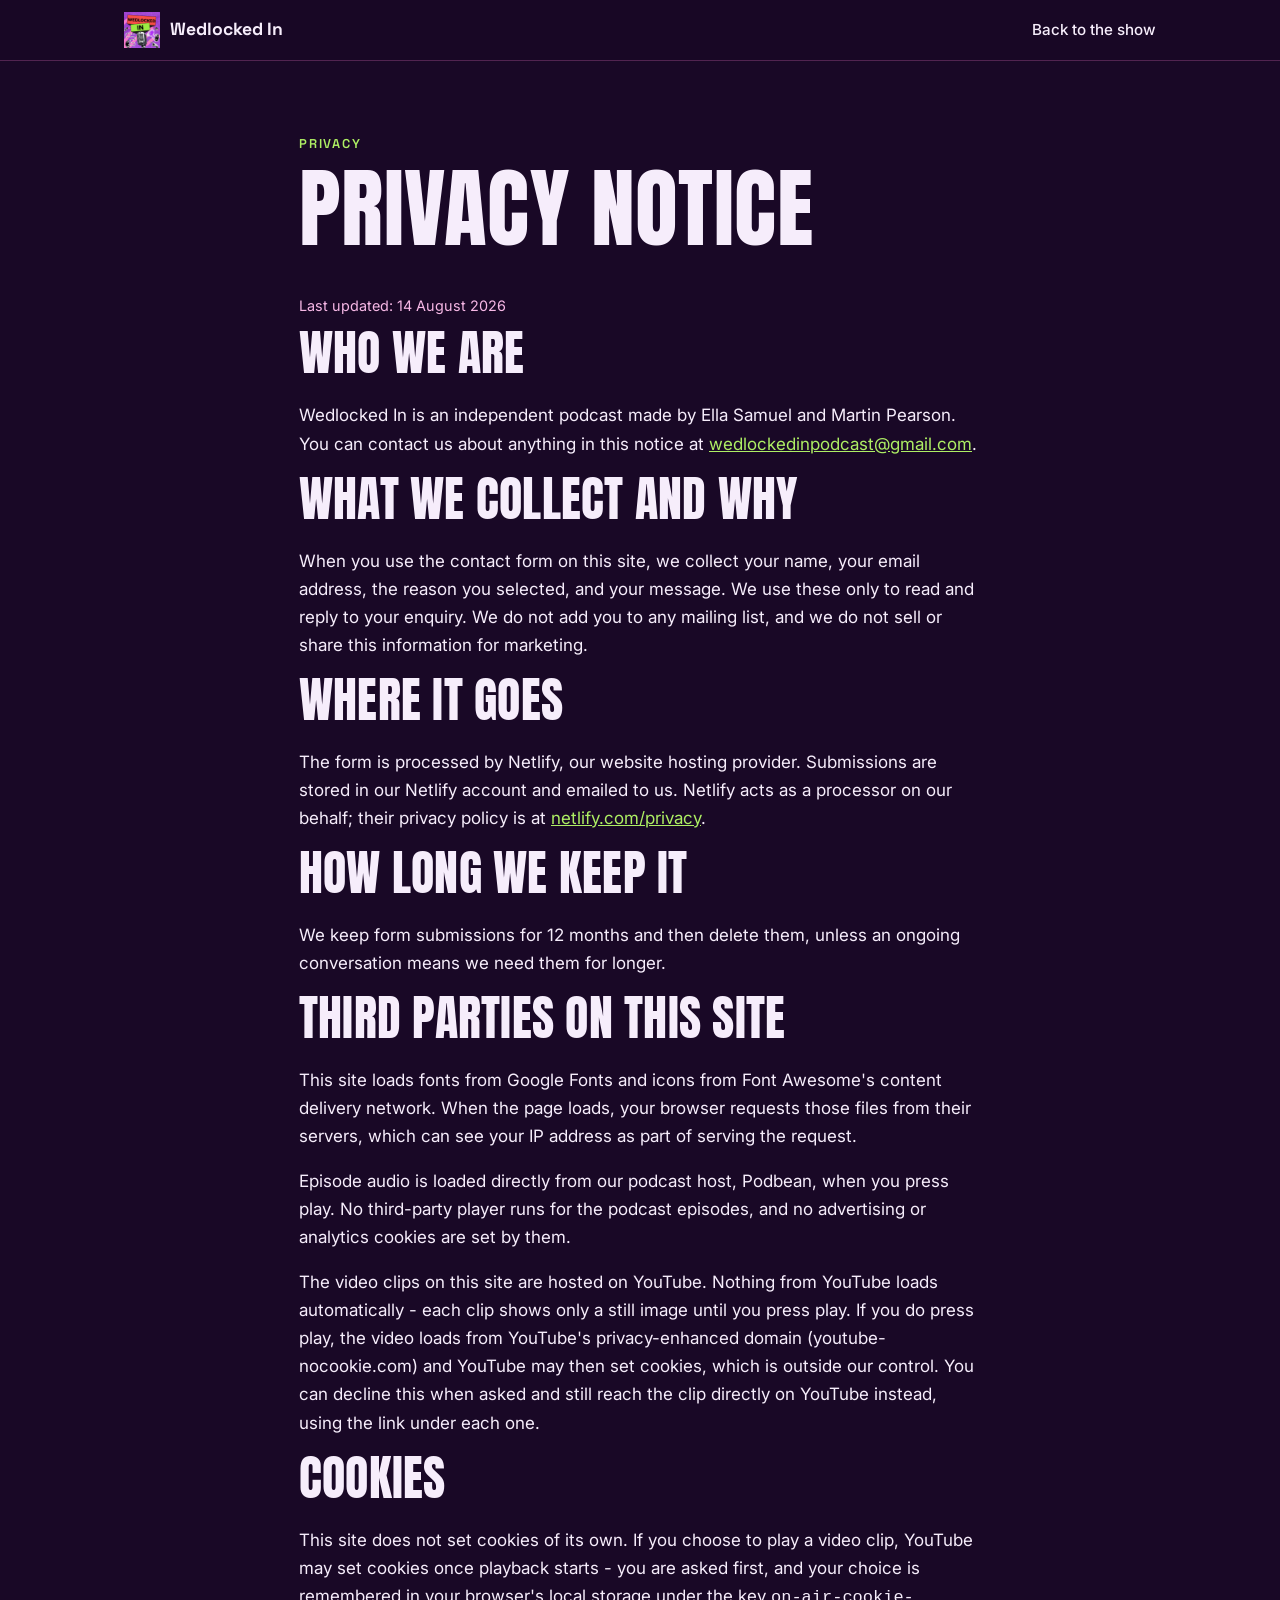
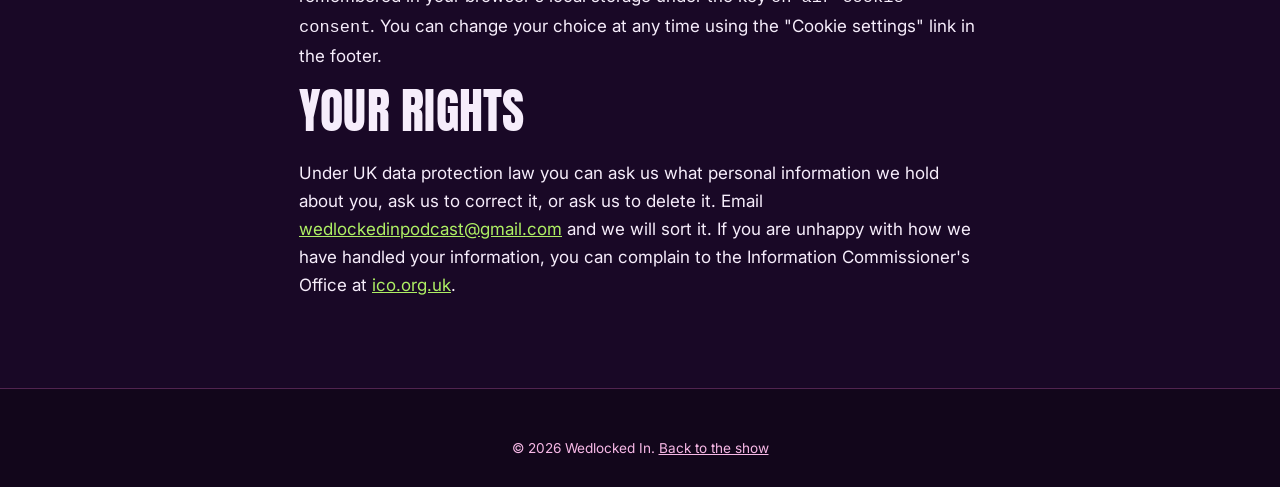
<file: privacy.html>
<!DOCTYPE html>
<html lang="en-GB">
<head>
  <meta charset="UTF-8">
  <meta name="viewport" content="width=device-width, initial-scale=1.0">
  <title>Privacy notice - Wedlocked In</title>
  <meta name="description" content="How Wedlocked In handles personal information submitted through this website.">
  <meta name="robots" content="noindex">

  <link rel="icon" type="image/png" href="images/mark.png">
  <link rel="stylesheet" href="https://cdnjs.cloudflare.com/ajax/libs/font-awesome/6.5.2/css/all.min.css">
  <!-- Same fonts link as index.html and 404.html - change all three together -->
  <link rel="preconnect" href="https://fonts.googleapis.com">
  <link rel="preconnect" href="https://fonts.gstatic.com" crossorigin>
  <link href="https://fonts.googleapis.com/css2?family=Anton&family=Inter:wght@400;500;600&family=Space+Grotesk:wght@500;600;700&display=swap" rel="stylesheet">
  <link rel="stylesheet" href="css/styles.css">
</head>
<body>

  <a class="skip-link" href="#main">Skip to content</a>

  <header class="site-header">
    <div class="header-inner">
      <a class="brand" href="index.html">
        <img src="images/mark.png" alt="" class="brand-logo">
        <span class="brand-name">Wedlocked In</span>
      </a>
      <nav class="site-nav" aria-label="Main navigation">
        <a href="index.html">Back to the show</a>
      </nav>
    </div>
  </header>

  <main id="main">
    <section class="section">
      <div class="section-inner about-grid-textonly">
        <p class="eyebrow">Privacy</p>
        <h1>Privacy notice</h1>
        <!-- Set this to the date the site actually goes live -->
        <p class="player-meta">Last updated: 14 August 2026</p>

        <h2>Who we are</h2>
        <p>Wedlocked In is an independent podcast made by Ella Samuel and Martin Pearson. You can contact us about anything in this notice at <a href="mailto:wedlockedinpodcast@gmail.com">wedlockedinpodcast@gmail.com</a>.</p>

        <h2>What we collect and why</h2>
        <p>When you use the contact form on this site, we collect your name, your email address, the reason you selected, and your message. We use these only to read and reply to your enquiry. We do not add you to any mailing list, and we do not sell or share this information for marketing.</p>

        <h2>Where it goes</h2>
        <p>The form is processed by Netlify, our website hosting provider. Submissions are stored in our Netlify account and emailed to us. Netlify acts as a processor on our behalf; their privacy policy is at <a href="https://www.netlify.com/privacy/" rel="noopener">netlify.com/privacy</a>.</p>

        <h2>How long we keep it</h2>
        <p>We keep form submissions for 12 months and then delete them, unless an ongoing conversation means we need them for longer.</p>

        <h2>Third parties on this site</h2>
        <p>This site loads fonts from Google Fonts and icons from Font Awesome's content delivery network. When the page loads, your browser requests those files from their servers, which can see your IP address as part of serving the request.</p>
        <p>Episode audio is loaded directly from our podcast host, Podbean, when you press play. No third-party player runs for the podcast episodes, and no advertising or analytics cookies are set by them.</p>
        <p>The video clips on this site are hosted on YouTube. Nothing from YouTube loads automatically - each clip shows only a still image until you press play. If you do press play, the video loads from YouTube's privacy-enhanced domain (youtube-nocookie.com) and YouTube may then set cookies, which is outside our control. You can decline this when asked and still reach the clip directly on YouTube instead, using the link under each one.</p>

        <h2>Cookies</h2>
        <p>This site does not set cookies of its own. If you choose to play a video clip, YouTube may set cookies once playback starts - you are asked first, and your choice is remembered in your browser's local storage under the key <code>on-air-cookie-consent</code>. You can change your choice at any time using the "Cookie settings" link in the footer.</p>

        <h2>Your rights</h2>
        <p>Under UK data protection law you can ask us what personal information we hold about you, ask us to correct it, or ask us to delete it. Email <a href="mailto:wedlockedinpodcast@gmail.com">wedlockedinpodcast@gmail.com</a> and we will sort it. If you are unhappy with how we have handled your information, you can complain to the Information Commissioner's Office at <a href="https://ico.org.uk" rel="noopener">ico.org.uk</a>.</p>
      </div>
    </section>
  </main>

  <footer class="site-footer">
    <div class="footer-inner">
      <p class="footer-copy">&copy; <span id="footer-year">2026</span> Wedlocked In. <a href="index.html">Back to the show</a></p>
    </div>
  </footer>

  <script src="js/script.js"></script>
</body>
</html>
</file>
<file: css/styles.css>
/* ==========================================================================
   WEDLOCKED IN - built from the "On Air" podcast starter kit
   ==========================================================================

   HOW THIS FILE WORKS
   1. CLIENT TOKENS below are the ONLY place hex colours appear. Change
      those values and the whole site re-skins itself - including the
      soundbars, platform buttons and the cover-art glow.
   2. Everything else is DERIVED from the tokens using color-mix(), which
      blends two colours by percentage - like mixing paint.

   COLOURS: sampled directly out of the cover artwork, so the site and the
   artwork are literally the same palette rather than an approximation.
   Lime is the accent because black-on-lime is the highest-contrast pairing
   in the artwork - the coral is used sparingly as a second accent so the
   page has the artwork's energy without two colours fighting for the CTAs.
   ========================================================================== */

/* ===================== CLIENT TOKENS - EDIT THESE ====================== */
:root {
  --color-primary: #291141;    /* raised surfaces: cards, the player, header fill */
  --color-secondary: #F878CD;  /* the artwork's pink - muted text base, quiet borders */
  --color-accent: #9CEB42;     /* the artwork's lime - buttons, links, soundbars */
  --color-accent-alt: #F74E47; /* the artwork's coral - second accent, used sparingly */
  --color-bg: #190826;         /* deep aubergine, pulled from the artwork's purple */
  --color-text: #F6EDFB;       /* off-white with a violet cast */
  --color-on-accent: #12061C;  /* text ON accent buttons. Black-on-lime is about 13:1,
                                  comfortably AAA - if the accent ever changes to
                                  something darker, this must go light instead */

  --font-display: 'Anton', sans-serif;          /* condensed poster face - echoes the cover type */
  --font-heading: 'Space Grotesk', sans-serif;  /* labels, buttons, episode titles */
  --font-body: 'Inter', sans-serif;             /* clean and readable at small sizes */
}

/* ===================== DERIVED VALUES - LEAVE ALONE ====================
   Every colour below is mixed from the tokens. #fff and #000 appear only
   as mixing endpoints (lightening / darkening), never as used colours. */
:root {
  --surface: var(--color-primary);
  --surface-raised: color-mix(in srgb, var(--color-primary) 88%, #fff);
  --border-subtle: color-mix(in srgb, var(--color-secondary) 25%, var(--color-bg));
  --border-strong: color-mix(in srgb, var(--color-secondary) 45%, var(--color-bg));
  --text-muted: color-mix(in srgb, var(--color-text) 55%, var(--color-secondary));
  --accent-hover: color-mix(in srgb, var(--color-accent) 82%, #fff);
  --accent-tint: color-mix(in srgb, var(--color-accent) 14%, var(--color-bg));
  --accent-glow: color-mix(in srgb, var(--color-accent) 45%, transparent);
  --footer-bg: color-mix(in srgb, var(--color-bg) 70%, #000);
  --header-frost: color-mix(in srgb, var(--color-bg) 78%, transparent);
  --player-bg: color-mix(in srgb, var(--color-primary) 92%, var(--color-accent));
  --soundbar-color: color-mix(in srgb, var(--color-accent) 55%, var(--color-bg));
  --shadow-soft: 0 8px 30px color-mix(in srgb, #000 45%, transparent);
  --focus-ring: 2px solid var(--accent-hover);
  --accent-alt-soft: color-mix(in srgb, var(--color-accent-alt) 85%, #fff);
  --soundbar-alt: color-mix(in srgb, var(--color-accent-alt) 60%, var(--color-bg));
}

/* ===================== RESET + BASE ===================== */
*,
*::before,
*::after { box-sizing: border-box; }

body {
  margin: 0;
  background: var(--color-bg);
  color: var(--color-text);
  font-family: var(--font-body);
  font-size: 1.0625rem;
  line-height: 1.65;
  -webkit-font-smoothing: antialiased;
}

html { scroll-behavior: smooth; }

img { max-width: 100%; height: auto; display: block; }

h1, h2, h3 {
  line-height: 1.15;
  margin: 0 0 0.5em;
}

/* h1 and h2 use the condensed poster face and are set in caps, echoing the
   chunky blocked lettering on the cover art. h3 stays in Space Grotesk -
   Anton at episode-title size would be hard to read at a glance. */
h1, h2 {
  font-family: var(--font-display);
  font-weight: 400;
  text-transform: uppercase;
  letter-spacing: 0.005em;
}

h1 { font-size: clamp(3rem, 8vw, 5.5rem); line-height: 0.95; }
h2 { font-size: clamp(1.9rem, 4.5vw, 3rem); line-height: 1; }

h3 {
  font-family: var(--font-heading);
  font-size: 1.2rem;
  font-weight: 600;
  letter-spacing: -0.01em;
}

p { margin: 0 0 1em; }

a { color: var(--accent-hover); }
a:hover { color: var(--color-accent); }

/* Anchor jumps must clear the sticky header; bigger value on mobile where
   the stacked nav is taller (see the media query) */
section[id] { scroll-margin-top: 90px; }

/* ===================== ACCESSIBILITY BASICS ===================== */
.skip-link {
  position: absolute;
  left: -9999px;
  top: 0;
  background: var(--color-accent);
  color: var(--color-on-accent);
  padding: 0.6rem 1rem;
  border-radius: 0 0 8px 0;
  z-index: 200;
  font-weight: 600;
  text-decoration: none;
}

.skip-link:focus { left: 0; }

:focus-visible {
  outline: var(--focus-ring);
  outline-offset: 3px;
}

/* ===================== LAYOUT HELPERS ===================== */
.section { padding: 4.5rem 1.5rem; }

.section-inner,
.header-inner,
.hero-inner,
.footer-inner {
  max-width: 1080px;
  margin: 0 auto;
}

.eyebrow {
  font-family: var(--font-heading);
  text-transform: uppercase;
  letter-spacing: 0.14em;
  font-size: 0.8rem;
  font-weight: 600;
  color: var(--accent-hover);
  margin-bottom: 0.75rem;
}

/* ===================== BUTTONS ===================== */
.btn-primary {
  display: inline-flex;
  align-items: center;
  gap: 0.5rem;
  background: var(--color-accent);
  color: var(--color-on-accent);
  font-family: var(--font-heading);
  font-weight: 600;
  font-size: 1rem;
  padding: 0.75rem 1.5rem;
  border: none;
  border-radius: 999px;
  cursor: pointer;
  text-decoration: none;
  transition: background 0.2s ease, transform 0.15s ease;
}

.btn-primary:hover {
  background: var(--accent-hover);
  color: var(--color-on-accent);
  transform: translateY(-1px);
}

.btn-ghost {
  display: inline-flex;
  align-items: center;
  gap: 0.5rem;
  background: transparent;
  color: var(--color-text);
  font-family: var(--font-heading);
  font-weight: 600;
  font-size: 1rem;
  padding: 0.75rem 1.5rem;
  border: 1px solid var(--border-strong);
  border-radius: 999px;
  cursor: pointer;
  transition: border-color 0.2s ease;
}

.btn-ghost:hover { border-color: var(--color-accent); }

/* ===================== 1. STICKY HEADER ===================== */
.site-header {
  position: sticky;
  top: 0;
  z-index: 100;
  background: var(--header-frost);
  /* Frosted glass: the translucent background above + this blur of
     whatever scrolls behind it */
  -webkit-backdrop-filter: blur(12px);
  backdrop-filter: blur(12px);
  border-bottom: 1px solid var(--border-subtle);
}

.header-inner {
  display: flex;
  align-items: center;
  justify-content: space-between;
  gap: 1rem;
  padding: 0.75rem 1.5rem;
  flex-wrap: wrap;
}

.brand {
  display: flex;
  align-items: center;
  gap: 0.6rem;
  text-decoration: none;
  color: var(--color-text);
}

.brand-logo { width: 36px; height: 36px; }

.brand-name {
  font-family: var(--font-heading);
  font-weight: 700;
  font-size: 1.1rem;
}

.site-nav {
  display: flex;
  gap: 1.25rem;
  flex-wrap: wrap;
}

.site-nav a {
  color: var(--color-text);
  text-decoration: none;
  font-size: 0.95rem;
  font-weight: 500;
}

.site-nav a:hover { color: var(--accent-hover); }

.social-row {
  display: flex;
  gap: 0.5rem;
}

.social-btn {
  display: inline-flex;
  align-items: center;
  justify-content: center;
  width: 38px;
  height: 38px;
  border-radius: 50%;
  background: var(--accent-tint);
  color: var(--color-text);
  border: 1px solid var(--border-subtle);
  text-decoration: none;
  transition: background 0.2s ease, color 0.2s ease;
}

.social-btn:hover {
  background: var(--color-accent);
  color: var(--color-on-accent);
}

/* ===================== 2. HERO ===================== */
.hero { padding: 4rem 1.5rem 4.5rem; }

.hero-inner {
  display: grid;
  grid-template-columns: minmax(260px, 420px) 1fr;
  gap: 3rem;
  align-items: center;
}

.hero-art img {
  border-radius: 16px;
  /* The glow: a soft accent-coloured shadow that makes the art float */
  box-shadow: 0 12px 60px var(--accent-glow), var(--shadow-soft);
}

.hero-pitch {
  font-size: 1.25rem;
  color: var(--text-muted);
  max-width: 34ch;
}

.trust-strip {
  font-size: 0.9rem;
  color: var(--text-muted);
  font-family: var(--font-heading);
  letter-spacing: 0.02em;
  margin: 1.25rem 0 1.75rem;
}

.trust-strip span { white-space: nowrap; }

/* The listen-on row - flex-wrap means it never needs a media query */
.listen-on-row {
  display: flex;
  flex-wrap: wrap;
  gap: 0.6rem;
}

.platform-btn {
  display: inline-flex;
  align-items: center;
  gap: 0.5rem;
  background: var(--surface-raised);
  color: var(--color-text);
  border: 1px solid var(--border-strong);
  border-radius: 999px;
  padding: 0.55rem 1.1rem;
  font-family: var(--font-heading);
  font-weight: 600;
  font-size: 0.9rem;
  text-decoration: none;
  transition: border-color 0.2s ease, background 0.2s ease;
}

.platform-btn:hover {
  border-color: var(--color-accent);
  background: var(--accent-tint);
  color: var(--color-text);
}

.platform-btn i { color: var(--accent-hover); }

/* Staggered rise-in for the hero, only when motion is welcome */
@media (prefers-reduced-motion: no-preference) {
  .hero .reveal {
    opacity: 0;
    transform: translateY(14px);
    animation: hero-rise 0.6s ease forwards;
  }
  .hero-copy .reveal:nth-child(1) { animation-delay: 0.05s; }
  .hero-copy .reveal:nth-child(2) { animation-delay: 0.12s; }
  .hero-copy .reveal:nth-child(3) { animation-delay: 0.2s; }
  .hero-copy .reveal:nth-child(4) { animation-delay: 0.28s; }
  .hero-copy .reveal:nth-child(5) { animation-delay: 0.36s; }
  @keyframes hero-rise {
    to { opacity: 1; transform: none; }
  }
}

/* ===================== SOUNDBAR MOTIF =====================
   This kit's section divider: a row of thin vertical bars echoing an
   audio waveform. Pure CSS - the spans get their heights below. The
   gentle pulse animation only runs when the visitor is happy with
   motion. Used between sections and nowhere louder. */
.soundbar {
  display: flex;
  justify-content: center;
  align-items: center;
  gap: 6px;
  height: 56px;
}

.soundbar span {
  width: 4px;
  border-radius: 2px;
  background: var(--soundbar-color);
}

/* Every third bar picks up the coral instead of the lime - the artwork's
   two brights, used as punctuation rather than wallpaper */
.soundbar span:nth-child(3n) { background: var(--soundbar-alt); }

/* Varying heights - a fixed pattern so it looks like a waveform,
   not a random mess */
.soundbar span:nth-child(1)  { height: 10px; }
.soundbar span:nth-child(2)  { height: 18px; }
.soundbar span:nth-child(3)  { height: 26px; }
.soundbar span:nth-child(4)  { height: 14px; }
.soundbar span:nth-child(5)  { height: 32px; }
.soundbar span:nth-child(6)  { height: 20px; }
.soundbar span:nth-child(7)  { height: 36px; }
.soundbar span:nth-child(8)  { height: 22px; }
.soundbar span:nth-child(9)  { height: 30px; }
.soundbar span:nth-child(10) { height: 12px; }
.soundbar span:nth-child(11) { height: 24px; }
.soundbar span:nth-child(12) { height: 16px; }
.soundbar span:nth-child(13) { height: 28px; }
.soundbar span:nth-child(14) { height: 10px; }

@media (prefers-reduced-motion: no-preference) {
  .soundbar span {
    animation: soundbar-pulse 2.6s ease-in-out infinite alternate;
  }
  .soundbar span:nth-child(odd)  { animation-delay: 0.4s; }
  .soundbar span:nth-child(3n)   { animation-delay: 0.9s; }
  @keyframes soundbar-pulse {
    to { transform: scaleY(1.5); }
  }
}

/* ===================== 3. LATEST EPISODE / PLAYER ===================== */
.listen-section { padding-top: 3.5rem; }

.player-card {
  background: var(--player-bg);
  border: 1px solid var(--border-strong);
  border-radius: 16px;
  padding: 2rem;
  box-shadow: var(--shadow-soft);
}

.player-epnum {
  font-family: var(--font-heading);
  font-weight: 700;
  color: var(--accent-alt-soft);
  margin-bottom: 0.25rem;
  font-size: 0.9rem;
  text-transform: uppercase;
  letter-spacing: 0.1em;
}

.player-title { margin-bottom: 0.25rem; }

.player-meta {
  color: var(--text-muted);
  font-size: 0.9rem;
  margin-bottom: 0.75rem;
}

.player-desc { color: var(--text-muted); }

/* The native audio element: the browser's own controls are deliberately
   kept - they give keyboard and screen-reader support for free, which a
   custom-built player would break. The wrapper card is what we style. */
audio {
  width: 100%;
  margin-top: 0.5rem;
}

.player-alt {
  margin: 1.25rem 0 0;
  font-size: 0.95rem;
  color: var(--text-muted);
}

/* Consent-gated embed container (only used in embed mode) */
.embed-container { margin-top: 0.5rem; }

.embed-placeholder {
  border: 2px dashed var(--border-strong);
  border-radius: 12px;
  padding: 1.5rem;
  text-align: center;
  color: var(--text-muted);
}

.embed-container iframe {
  width: 100%;
  border: none;
  border-radius: 12px;
  min-height: 152px;
}

/* ===================== 4. EPISODE LIST ===================== */
.episode-list {
  list-style: none;
  margin: 2rem 0 0;
  padding: 0;
  display: flex;
  flex-direction: column;
  gap: 1rem;
}

/* flex-wrap means rows collapse gracefully on narrow screens without
   needing the media query - the pattern to copy for any future row */
.episode-row {
  display: flex;
  flex-wrap: wrap;
  gap: 1.25rem;
  background: var(--surface);
  border: 1px solid var(--border-subtle);
  border-radius: 14px;
  padding: 1.25rem;
  transition: border-color 0.2s ease;
}

.episode-row:hover { border-color: var(--border-strong); }

.episode-thumb {
  width: 96px;
  height: 96px;
  aspect-ratio: 1 / 1;
  object-fit: cover;
  border-radius: 10px;
  flex-shrink: 0;
}

.episode-body {
  flex: 1;
  min-width: 240px;
}

.episode-body h3 { margin-bottom: 0.2rem; }

.episode-meta {
  color: var(--text-muted);
  font-size: 0.85rem;
  margin-bottom: 0.4rem;
}

.episode-desc {
  color: var(--text-muted);
  font-size: 0.95rem;
  margin-bottom: 0.75rem;
}

.episode-links {
  display: flex;
  flex-wrap: wrap;
  gap: 0.75rem;
  align-items: center;
}

.episode-listen {
  display: inline-flex;
  align-items: center;
  gap: 0.4rem;
  background: var(--accent-tint);
  color: var(--accent-hover);
  border: 1px solid var(--border-strong);
  border-radius: 999px;
  padding: 0.4rem 1rem;
  font-family: var(--font-heading);
  font-weight: 600;
  font-size: 0.85rem;
  cursor: pointer;
  transition: background 0.2s ease, color 0.2s ease;
}

.episode-listen:hover {
  background: var(--color-accent);
  color: var(--color-on-accent);
}

.episode-notes {
  font-size: 0.85rem;
  color: var(--text-muted);
}

.episode-notes:hover { color: var(--accent-hover); }

.full-archive {
  margin-top: 2rem;
  text-align: center;
  color: var(--text-muted);
}

/* ===================== 5. START HERE ===================== */
.start-here-section { padding-top: 3.5rem; }

/* auto-fit: cards fill the row and stack by themselves - no media
   query needed, and no mobile stacking bugs */
.start-grid {
  display: grid;
  grid-template-columns: repeat(auto-fit, minmax(260px, 1fr));
  gap: 1.25rem;
  margin-top: 2rem;
}

.start-card {
  background: var(--surface);
  border: 1px solid var(--border-subtle);
  border-radius: 14px;
  padding: 1.5rem;
  display: flex;
  flex-direction: column;
}

/* The Start Here labels get the coral and a solid block behind them,
   borrowing the banner treatment from the cover art */
.start-label {
  display: inline-block;
  align-self: flex-start;
  font-family: var(--font-heading);
  font-weight: 700;
  font-size: 0.75rem;
  text-transform: uppercase;
  letter-spacing: 0.1em;
  color: var(--color-on-accent);
  background: var(--accent-alt-soft);
  padding: 0.25rem 0.6rem;
  border-radius: 4px;
  margin-bottom: 1rem;
}

.start-card p { color: var(--text-muted); font-size: 0.95rem; }

.start-listen {
  margin-top: auto;
  font-family: var(--font-heading);
  font-weight: 600;
  font-size: 0.9rem;
  text-decoration: none;
}

/* ===================== 6. ABOUT BAND ===================== */
.about-band {
  background: var(--surface);
  border-top: 1px solid var(--border-subtle);
  border-bottom: 1px solid var(--border-subtle);
}

.about-grid {
  display: grid;
  grid-template-columns: 3fr 2fr;
  gap: 3rem;
  align-items: start;
}

/* min-width: 0 lets these grid children shrink below their content size,
   preventing long unbroken text (URLs, email addresses) blowing the layout */
.about-text,
.contact-form-col { min-width: 0; }

/* Used while there is no host photo - keeps the text from running to a
   silly line length in a full-width band */
.about-grid-textonly {
  grid-template-columns: 1fr;
  max-width: 62ch;
}

.about-photo img {
  border-radius: 14px;
  object-fit: cover;
  box-shadow: var(--shadow-soft);
}

.support-strip {
  margin-top: 3rem;
  display: flex;
  flex-wrap: wrap;
  align-items: center;
  gap: 1rem;
  border-top: 1px solid var(--border-subtle);
  padding-top: 2rem;
}

.support-label {
  font-family: var(--font-heading);
  font-weight: 600;
  margin: 0;
}

.support-links {
  display: flex;
  flex-wrap: wrap;
  gap: 0.6rem;
}

.support-btn {
  display: inline-flex;
  align-items: center;
  gap: 0.5rem;
  background: var(--surface-raised);
  color: var(--color-text);
  border: 1px solid var(--border-strong);
  border-radius: 999px;
  padding: 0.5rem 1.1rem;
  font-family: var(--font-heading);
  font-weight: 600;
  font-size: 0.9rem;
  text-decoration: none;
  transition: border-color 0.2s ease, background 0.2s ease;
}

.support-btn:hover {
  border-color: var(--color-accent);
  background: var(--accent-tint);
}

.support-btn i { color: var(--accent-hover); }

/* ===================== 7. REVIEWS ===================== */
.review-grid {
  display: grid;
  grid-template-columns: repeat(auto-fit, minmax(260px, 1fr));
  gap: 1.25rem;
  margin-top: 2rem;
}

.review-card {
  background: var(--surface);
  border: 1px solid var(--border-subtle);
  border-radius: 14px;
  padding: 1.5rem;
}

.review-stars {
  color: var(--color-accent);
  margin-bottom: 0.75rem;
  letter-spacing: 0.15em;
}

.review-quote {
  font-style: italic;
  color: var(--color-text);
}

.review-source {
  color: var(--text-muted);
  font-size: 0.85rem;
  margin: 0;
}

/* ===================== 8. CONTACT ===================== */
.contact-band {
  background: var(--surface);
  border-top: 1px solid var(--border-subtle);
}

.contact-grid {
  display: grid;
  grid-template-columns: 3fr 2fr;
  gap: 3rem;
  align-items: start;
}

.form-field { margin-bottom: 1.1rem; }

.form-field label {
  display: block;
  font-family: var(--font-heading);
  font-weight: 600;
  font-size: 0.9rem;
  margin-bottom: 0.35rem;
}

.form-field input,
.form-field select,
.form-field textarea {
  width: 100%;
  background: var(--color-bg);
  color: var(--color-text);
  border: 1px solid var(--border-strong);
  border-radius: 10px;
  padding: 0.7rem 0.9rem;
  font-family: var(--font-body);
  font-size: 1rem;
}

.form-field input:focus-visible,
.form-field select:focus-visible,
.form-field textarea:focus-visible {
  outline: var(--focus-ring);
  outline-offset: 1px;
  border-color: var(--color-accent);
}

.form-field textarea { resize: vertical; }

/* Honeypot: parked off-screen, not display:none - some bots skip
   hidden fields */
.hp-field {
  position: absolute;
  left: -9999px;
}

#form-status {
  margin-top: 1rem;
  font-weight: 600;
  min-height: 1.5em;
}

#form-status.form-success { color: var(--accent-hover); }
#form-status.form-error { color: color-mix(in srgb, var(--color-text) 70%, var(--color-accent)); }

.contact-details-col h3 { margin-bottom: 1rem; }

.contact-email-link {
  font-family: var(--font-heading);
  font-weight: 600;
  text-decoration: none;
}

.contact-details-col .social-row { margin: 1.25rem 0; }

.media-kit-line,
.newsletter-line { font-size: 0.95rem; }

/* ===================== 9. FOOTER ===================== */
.site-footer {
  background: var(--footer-bg);
  border-top: 1px solid var(--border-subtle);
  padding: 3rem 1.5rem 2rem;
  text-align: center;
}

.footer-brand {
  font-family: var(--font-heading);
  font-weight: 700;
  font-size: 1.25rem;
  margin-bottom: 1.5rem;
}

.footer-inner .listen-on-row { justify-content: center; margin-bottom: 1.5rem; }

.listen-on-compact .platform-btn {
  padding: 0.4rem 0.9rem;
  font-size: 0.8rem;
}

.footer-inner .social-row { justify-content: center; margin-bottom: 1.5rem; }

.footer-legal {
  color: var(--text-muted);
  font-size: 0.85rem;
}

.footer-copy {
  color: var(--text-muted);
  font-size: 0.85rem;
  margin: 0;
}

.footer-copy a { color: var(--text-muted); }
.footer-copy a:hover { color: var(--accent-hover); }

/* ===================== 10. MOBILE LISTEN BAR =====================
   Hidden on desktop; shown inside the mobile media query below. */
.mobile-listen-bar { display: none; }

/* ===================== CLIPS ===================== */
.clip-grid {
  display: grid;
  /* Same auto-fit pattern as start-grid and review-grid - cards fill the
     row and wrap themselves, no mobile-stacking media query needed */
  grid-template-columns: repeat(auto-fit, minmax(220px, 1fr));
  gap: 1.25rem;
  margin-top: 2rem;
}

.clip-card {
  background: var(--surface);
  border: 1px solid var(--border-subtle);
  border-radius: 14px;
  overflow: hidden;
  display: flex;
  flex-direction: column;
}

/* 9:16 keeps the box the right shape for a Short before anything has
   loaded, so the page never jumps once a thumbnail image arrives */
.clip-video-wrap {
  position: relative;
  aspect-ratio: 9 / 16;
  background: #000;
}

.clip-video-wrap iframe {
  position: absolute;
  inset: 0;
  width: 100%;
  height: 100%;
  border: 0;
}

.clip-facade {
  position: absolute;
  inset: 0;
  width: 100%;
  height: 100%;
  padding: 0;
  margin: 0;
  border: 0;
  cursor: pointer;
  background: none;
  display: block;
}

.clip-facade img {
  width: 100%;
  height: 100%;
  object-fit: cover;
  display: block;
}

/* Darkens the lower part of the thumbnail so the play icon and any
   future caption overlay stay readable against a bright frame */
.clip-facade::after {
  content: "";
  position: absolute;
  inset: 0;
  background: linear-gradient(to top, color-mix(in srgb, #000 55%, transparent), transparent 45%);
}

.clip-play-icon {
  position: absolute;
  top: 50%;
  left: 50%;
  transform: translate(-50%, -50%);
  width: 58px;
  height: 58px;
  border-radius: 50%;
  background: color-mix(in srgb, var(--color-accent) 90%, transparent);
  color: var(--color-on-accent);
  display: flex;
  align-items: center;
  justify-content: center;
  font-size: 1.3rem;
  transition: transform 0.15s ease;
}

.clip-facade:hover .clip-play-icon,
.clip-facade:focus-visible .clip-play-icon {
  transform: translate(-50%, -50%) scale(1.08);
}

.clip-caption {
  padding: 0.9rem 1rem 0.3rem;
  font-size: 0.95rem;
  color: var(--color-text);
  margin: 0;
}

.clip-yt-link {
  display: block;
  padding: 0.3rem 1rem 1rem;
  font-size: 0.8rem;
  color: var(--text-muted);
}

.clip-yt-link:hover { color: var(--accent-hover); }

/* ===================== 404 PAGE ===================== */
.error-section {
  min-height: 80vh;
  display: flex;
  align-items: center;
}

.error-inner { text-align: center; }

/* ===================== 11. COOKIE BANNER ===================== */
.cookie-banner {
  position: fixed;
  bottom: 0;
  left: 0;
  right: 0;
  z-index: 150;
  background: var(--surface-raised);
  border-top: 1px solid var(--border-strong);
  padding: 1rem 1.5rem;
  display: flex;
  flex-wrap: wrap;
  align-items: center;
  justify-content: center;
  gap: 1rem;
}

.cookie-banner[hidden] { display: none; }

.cookie-banner p { margin: 0; font-size: 0.95rem; }

.cookie-actions {
  display: flex;
  gap: 0.6rem;
}

/* ===================== SCROLL REVEAL =====================
   JS adds .visible as elements enter the viewport. For reduced-motion
   users the JS never runs, and this base state keeps everything
   visible - nothing is hidden without the animation to reveal it. */
@media (prefers-reduced-motion: no-preference) {
  .reveal {
    opacity: 0;
    transform: translateY(16px);
    transition: opacity 0.5s ease, transform 0.5s ease;
  }
  .reveal.visible {
    opacity: 1;
    transform: none;
  }
  /* Hero reveals are handled by the load animation above, not scroll */
  .hero .reveal { transition: none; }
}

@media (prefers-reduced-motion: reduce) {
  html { scroll-behavior: auto; }
  .reveal { opacity: 1; transform: none; }
  .soundbar span { animation: none; }
}

/* ===================== MOBILE - the one media query ===================
   Episode rows, the review grid, the start grid and the listen-on row
   deliberately do NOT appear here: flex-wrap and auto-fit handle
   themselves. Only true layout flips live in this block. */
@media (max-width: 700px) {
  .header-inner {
    flex-direction: column;
    align-items: center;
    gap: 0.75rem;
    padding: 0.75rem 1rem;
  }

  .site-nav { justify-content: center; }

  /* Stacked header is taller - anchor jumps need more clearance */
  section[id] { scroll-margin-top: 160px; }

  .hero-inner {
    grid-template-columns: 1fr;
    gap: 2rem;
  }

  /* Art first, capped so it does not swallow the screen */
  .hero-art {
    max-width: 300px;
    margin: 0 auto;
  }

  .about-grid,
  .contact-grid { grid-template-columns: 1fr; }

  /* Show the fixed listen bar and reserve space for it */
  .mobile-listen-bar {
    display: flex;
    position: fixed;
    bottom: 0;
    left: 0;
    right: 0;
    z-index: 140;
    background: var(--surface-raised);
    border-top: 1px solid var(--border-strong);
    padding: 0.6rem 1rem;
    justify-content: center;
    gap: 0.75rem;
  }

  body { padding-bottom: 76px; }

  /* Lift the cookie banner clear of the listen bar so they never overlap */
  .cookie-banner { bottom: 76px; }
}
</file>
